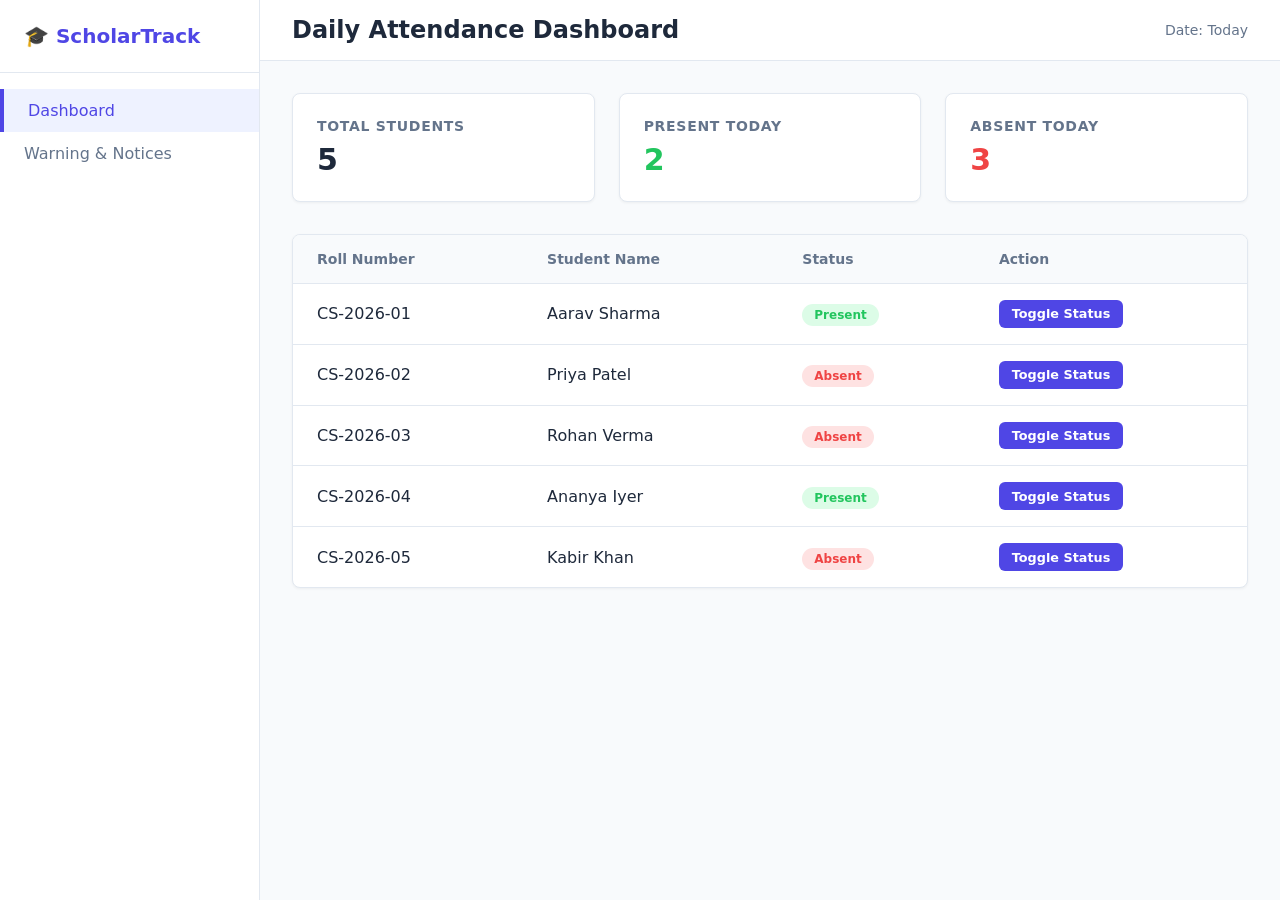
<file: index.html>
<!DOCTYPE html>
<html lang="en">
<head>
    <meta charset="UTF-8">
    <meta name="viewport" content="width=device-width, initial-scale=1.0">
    <title>Attendance Dashboard - College Portal</title>
    <link rel="stylesheet" href="style.css">
</head>
<body>

    <!-- Sidebar Navigation -->
    <aside class="sidebar">
        <div class="sidebar-brand">🎓 ScholarTrack</div>
        <ul class="sidebar-menu">
            <li class="active"><a href="index.html">Dashboard</a></li>
            <li><a href="warnings.html">Warning & Notices</a></li>
        </ul>
    </aside>

    <!-- Main Section -->
    <main class="main-content">
        <header>
            <h1>Daily Attendance Dashboard</h1>
            <span style="color: var(--text-muted); font-size: 0.875rem;">Date: Today</span>
        </header>

        <div class="container">
            <!-- Stats overview -->
            <div class="stats-grid">
                <div class="stat-card">
                    <h3>Total Students</h3>
                    <div class="value" id="totalStudents">0</div>
                </div>
                <div class="stat-card">
                    <h3>Present Today</h3>
                    <div class="value" style="color: var(--success);" id="presentCount">0</div>
                </div>
                <div class="stat-card">
                    <h3>Absent Today</h3>
                    <div class="value" style="color: var(--danger);" id="absentCount">0</div>
                </div>
            </div>

            <!-- Attendance Table Section -->
            <div class="card-table">
                <table>
                    <thead>
                        <tr>
                            <th>Roll Number</th>
                            <th>Student Name</th>
                            <th>Status</th>
                            <th>Action</th>
                        </tr>
                    </thead>
                    <tbody id="attendanceTableBody">
                        <!-- Populated via script.js -->
                    </tbody>
                </table>
            </div>
        </div>
    </main>

    <script src="script.js"></script>
</body>
</html>
</file>
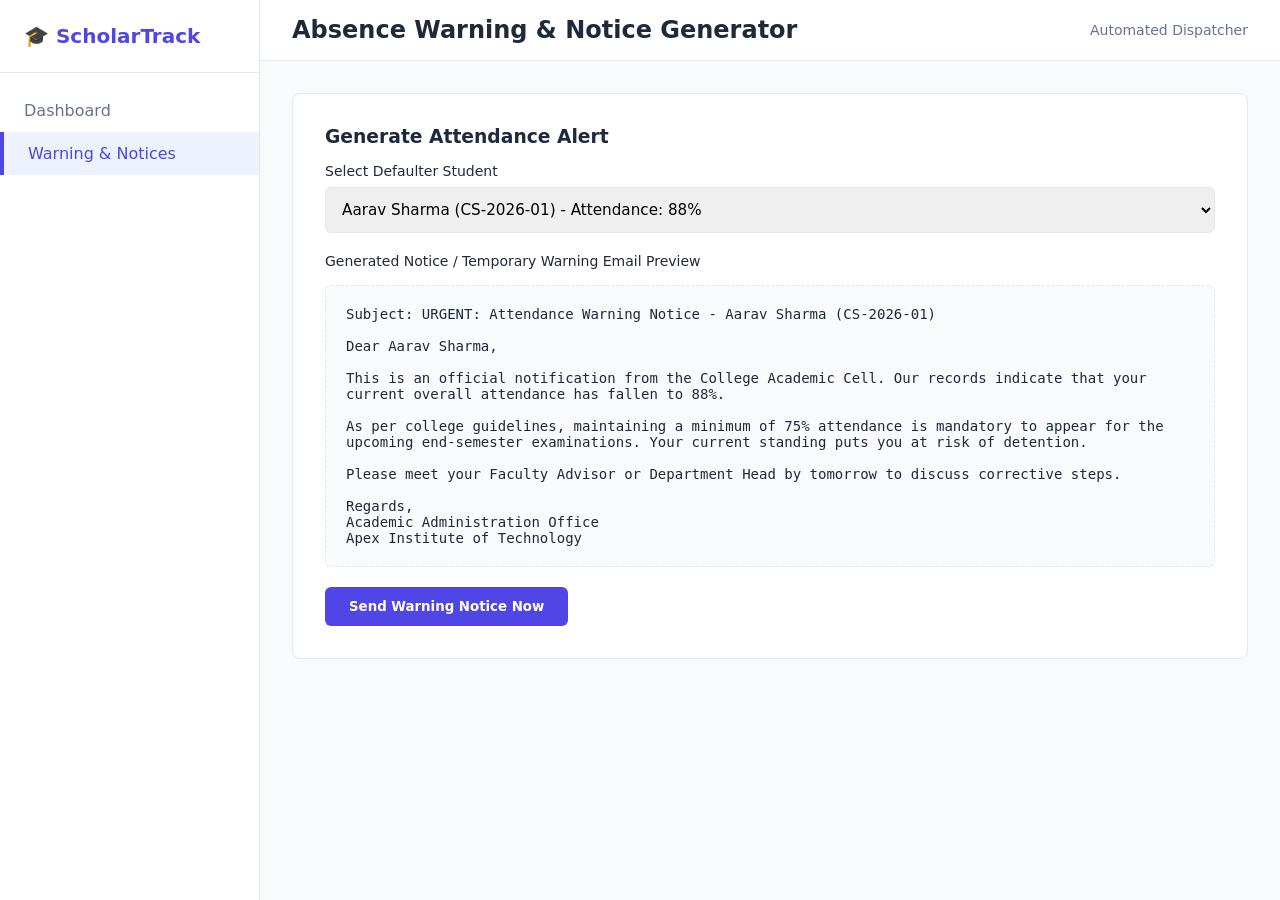
<file: warnings.html>
<!DOCTYPE html>
<html lang="en">
<head>
    <meta charset="UTF-8">
    <meta name="viewport" content="width=device-width, initial-scale=1.0">
    <title>Attendance Warnings - College Portal</title>
    <link rel="stylesheet" href="style.css">
</head>
<body>

    <!-- Sidebar Navigation -->
    <aside class="sidebar">
        <div class="sidebar-brand">🎓 ScholarTrack</div>
        <ul class="sidebar-menu">
            <li><a href="index.html">Dashboard</a></li>
            <li class="active"><a href="warnings.html">Warning & Notices</a></li>
        </ul>
    </aside>

    <!-- Main Section -->
    <main class="main-content">
        <header>
            <h1>Absence Warning & Notice Generator</h1>
            <span style="color: var(--text-muted); font-size: 0.875rem;">Automated Dispatcher</span>
        </header>

        <div class="container">
            <div style="background: var(--card-bg); padding: 2rem; border-radius: 8px; border: 1px solid var(--border);">
                <h3 style="margin-bottom: 1rem;">Generate Attendance Alert</h3>
                
                <div class="form-group">
                    <label for="studentSelect">Select Defaulter Student</label>
                    <select id="studentSelect">
                        <!-- Populated via script.js -->
                    </select>
                </div>

                <div class="form-group">
                    <label>Generated Notice / Temporary Warning Email Preview</label>
                    <div class="preview-box" id="emailPreview">
                        <!-- Preview dynamically rendered here -->
                    </div>
                </div>

                <button onclick="sendWarningEmail()">Send Warning Notice Now</button>
            </div>
        </div>
    </main>

    <script src="script.js"></script>
</body>
</html>
</file>
<file: style.css>
:root {
    --primary: #4f46e5;
    --primary-dark: #4338ca;
    --secondary: #64748b;
    --bg-color: #f8fafc;
    --card-bg: #ffffff;
    --text-main: #1e293b;
    --text-muted: #64748b;
    --danger: #ef4444;
    --success: #22c55e;
    --border: #e2e8f0;
}

* {
    margin: 0;
    padding: 0;
    box-sizing: border-box;
    font-family: 'Inter', system-ui, -apple-system, sans-serif;
}

body {
    background-color: var(--bg-color);
    color: var(--text-main);
    display: flex;
    height: 100vh;
    overflow: hidden;
}

/* Sidebar Navigation */
.sidebar {
    width: 260px;
    background-color: var(--card-bg);
    border-right: 1px solid var(--border);
    display: flex;
    flex-direction: column;
}

.sidebar-brand {
    padding: 1.5rem;
    font-size: 1.25rem;
    font-weight: 700;
    color: var(--primary);
    border-bottom: 1px solid var(--border);
}

.sidebar-menu {
    list-style: none;
    padding: 1rem 0;
}

.sidebar-menu li a {
    display: block;
    padding: 0.75rem 1.5rem;
    color: var(--text-muted);
    text-decoration: none;
    font-weight: 500;
    transition: all 0.2s ease;
}

.sidebar-menu li.active a,
.sidebar-menu li a:hover {
    background-color: #eef2ff;
    color: var(--primary);
    border-left: 4px solid var(--primary);
}

/* Main Content Area */
.main-content {
    flex: 1;
    display: flex;
    flex-direction: column;
    overflow-y: auto;
}

header {
    background-color: var(--card-bg);
    padding: 1rem 2rem;
    border-bottom: 1px solid var(--border);
    display: flex;
    justify-content: space-between;
    align-items: center;
}

header h1 {
    font-size: 1.5rem;
    color: var(--text-main);
}

.container {
    padding: 2rem;
    max-width: 1200px;
    width: 100%;
    margin: 0 auto;
}

/* Cards & Stats */
.stats-grid {
    display: grid;
    grid-template-columns: repeat(auto-fit, minmax(220px, 1fr));
    gap: 1.5rem;
    margin-bottom: 2rem;
}

.stat-card {
    background: var(--card-bg);
    padding: 1.5rem;
    border-radius: 8px;
    border: 1px solid var(--border);
    box-shadow: 0 1px 3px rgba(0,0,0,0.05);
}

.stat-card h3 {
    font-size: 0.875rem;
    color: var(--text-muted);
    text-transform: uppercase;
    letter-spacing: 0.05em;
    margin-bottom: 0.5rem;
}

.stat-card .value {
    font-size: 1.875rem;
    font-weight: 700;
    color: var(--text-main);
}

/* Tables */
.card-table {
    background: var(--card-bg);
    border-radius: 8px;
    border: 1px solid var(--border);
    overflow: hidden;
    box-shadow: 0 1px 3px rgba(0,0,0,0.05);
}

table {
    width: 100%;
    border-collapse: collapse;
    text-align: left;
}

th, td {
    padding: 1rem 1.5rem;
    border-bottom: 1px solid var(--border);
}

th {
    background-color: #f8fafc;
    font-weight: 600;
    color: var(--text-muted);
    font-size: 0.875rem;
}

tr:last-child td {
    border-bottom: none;
}

/* Badges */
.badge {
    padding: 0.25rem 0.75rem;
    border-radius: 9999px;
    font-size: 0.75rem;
    font-weight: 600;
}
.badge.success { background-color: #dcfce7; color: var(--success); }
.badge.danger { background-color: #fee2e2; color: var(--danger); }

/* Forms & Buttons */
.form-group {
    margin-bottom: 1.25rem;
}

label {
    display: block;
    font-size: 0.875rem;
    font-weight: 500;
    margin-bottom: 0.5rem;
}

input, select, textarea {
    width: 100%;
    padding: 0.75rem;
    border: 1px solid var(--border);
    border-radius: 6px;
    font-size: 0.95rem;
    outline: none;
    transition: border-color 0.2s;
}

input:focus, select:focus, textarea:focus {
    border-color: var(--primary);
}

button {
    background-color: var(--primary);
    color: white;
    padding: 0.75rem 1.5rem;
    border: none;
    border-radius: 6px;
    font-weight: 600;
    cursor: pointer;
    transition: background-color 0.2s;
}

button:hover {
    background-color: var(--primary-dark);
}

.preview-box {
    background: #f8fafc;
    border: 1px dashed var(--border);
    padding: 1.25rem;
    border-radius: 6px;
    margin-top: 1rem;
    white-space: pre-wrap;
    font-family: monospace;
    font-size: 0.875rem;
}
</file>
